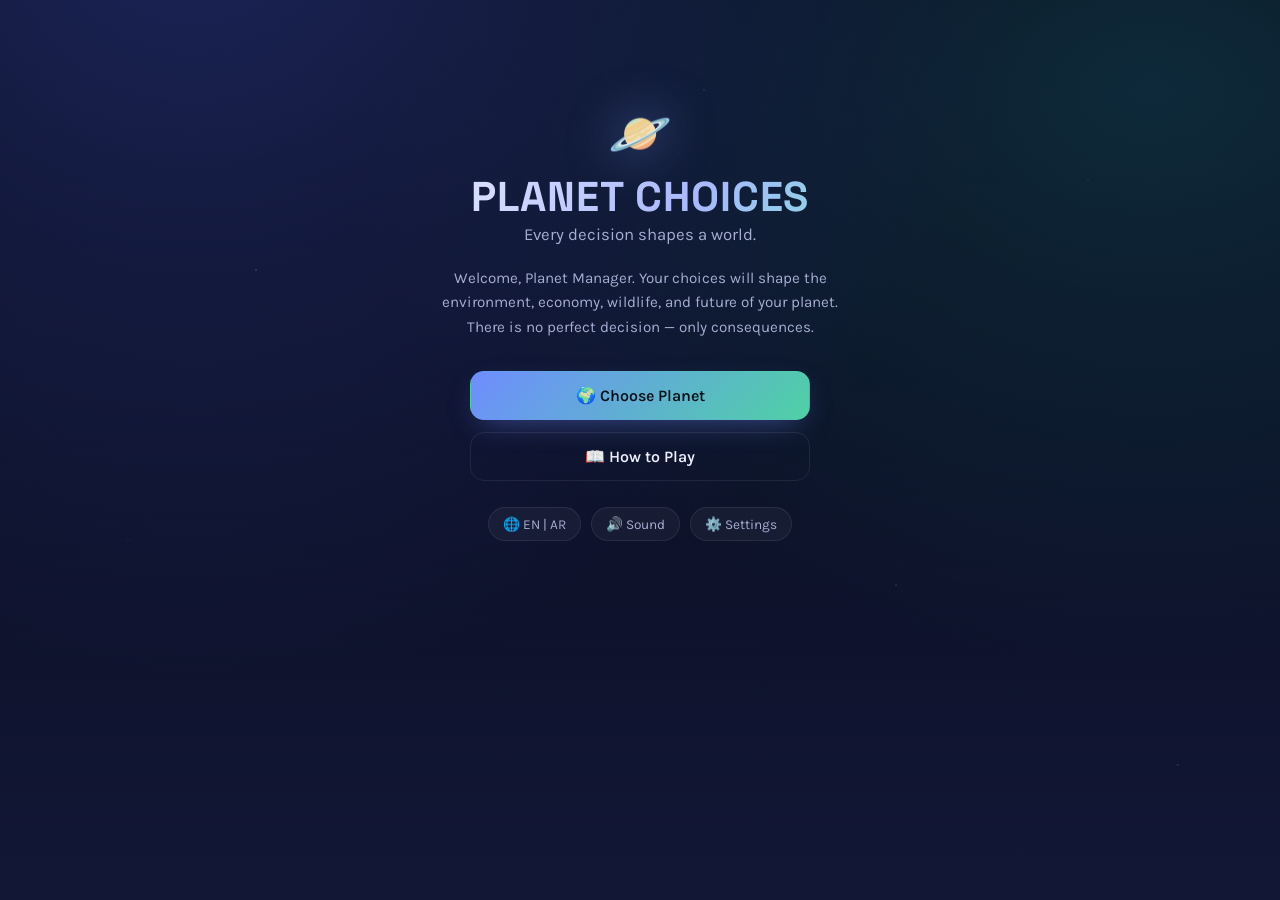
<file: index.html>
<!DOCTYPE html>
<html lang="en">
<head>
<meta charset="UTF-8">
<meta name="viewport" content="width=device-width, initial-scale=1.0">
<title>Planet Choices — Every decision shapes a world</title>
<link rel="icon" href="data:image/svg+xml,<svg xmlns=%22http://www.w3.org/2000/svg%22 viewBox=%220 0 100 100%22><text y=%22.9em%22 font-size=%2290%22>🪐</text></svg>">
<link rel="preconnect" href="https://fonts.googleapis.com">
<link rel="preconnect" href="https://fonts.gstatic.com" crossorigin>
<link href="https://fonts.googleapis.com/css2?family=Space+Grotesk:wght@400;500;600;700&family=Karla:wght@400;500;600;700&family=Tajawal:wght@400;500;700&display=swap" rel="stylesheet">
<link rel="stylesheet" href="style.css">
</head>
<body>

<div class="stars" aria-hidden="true"></div>

<main id="app">

  <!-- ================= MAIN MENU ================= -->
  <section class="screen active" id="screen-menu" data-screen>
    <div class="menu-wrap">
      <div class="menu-glyph" aria-hidden="true">🪐</div>
      <h1 class="title" data-i18n="menu.title">PLANET CHOICES</h1>
      <p class="subtitle" data-i18n="menu.subtitle">Every decision shapes a world.</p>
      <p class="menu-intro" data-i18n="menu.intro">Welcome, Planet Manager. Your choices will shape the environment, economy, wildlife, and future of your planet. There is no perfect decision — only consequences.</p>

      <div class="menu-actions">
        <button class="btn btn-primary" data-nav="planetSelect" data-i18n="menu.choosePlanet">🌍 Choose Planet</button>
        <button class="btn btn-ghost" data-nav="howToPlay" data-i18n="menu.howToPlay">📖 How to Play</button>
      </div>

      <div class="menu-toolbar">
        <button class="chip" id="lang-toggle" data-i18n="menu.lang">🌐 EN | AR</button>
        <button class="chip" id="sound-toggle" data-i18n-sound-on="menu.soundOn" data-i18n-sound-off="menu.soundOff">🔊 Sound</button>
        <button class="chip" data-nav="settings" data-i18n="menu.settings">⚙️ Settings</button>
      </div>
    </div>
  </section>

  <!-- ================= PLANET SELECTION ================= -->
  <section class="screen" id="screen-planetSelect" data-screen>
    <div class="panel">
      <button class="back-link" data-nav="menu" data-i18n="nav.back">← Back</button>
      <h2 class="section-title" data-i18n="planets.title">Choose your planet</h2>
      <div class="planet-grid" id="planet-grid"></div>
      <button class="btn btn-primary btn-wide" id="start-game-btn" disabled data-i18n="planets.start">Start Game</button>
    </div>
  </section>

  <!-- ================= HOW TO PLAY ================= -->
  <section class="screen" id="screen-howToPlay" data-screen>
    <div class="panel">
      <button class="back-link" data-nav="menu" data-i18n="nav.back">← Back</button>
      <h2 class="section-title" data-i18n="how.title">How to play</h2>
      <ol class="steps" id="how-steps"></ol>
      <button class="btn btn-primary btn-wide" data-nav="menu" data-i18n="how.cta">Let's begin 🌍</button>
    </div>
  </section>

  <!-- ================= INTRO BEFORE GAME ================= -->
  <section class="screen" id="screen-intro" data-screen>
    <div class="panel intro-panel">
      <p class="eyebrow" id="intro-planet-name"></p>
      <h2 class="section-title" data-i18n="intro.title">Your planet. Your choices.</h2>
      <p class="intro-copy" data-i18n="intro.p1">Your planet starts as a blank, fragile world.</p>
      <p class="intro-copy" data-i18n="intro.p2">Every decision you make will shape its future. Some choices will help your planet thrive. Others may create problems that won't appear until much later.</p>
      <p class="intro-copy intro-emph" data-i18n="intro.p3">There won't always be an obvious answer. Think carefully. The future is in your hands.</p>
      <button class="btn btn-primary btn-wide" id="enter-world-btn" data-i18n="intro.cta">Enter the World</button>
    </div>
  </section>

  <!-- ================= GAME SCREEN ================= -->
  <section class="screen" id="screen-game" data-screen>
    <div class="hud">
      <div class="hud-top">
        <span class="round-counter"><span id="round-current">1</span> / <span id="round-total">24</span></span>
        <span class="ozone-status" id="ozone-status">🟢 <span data-i18n="hud.ozoneStable">Ozone stable</span></span>
      </div>
      <div class="stat-bars" id="stat-bars"></div>
    </div>

    <div class="decision-card">
      <p class="category-tag" id="round-category"></p>
      <h2 class="situation" id="round-situation"></h2>

      <div class="choices" id="round-choices"></div>
    </div>

    <div class="consequence-overlay" id="consequence-overlay">
      <div class="consequence-box">
        <p class="consequence-title" id="consequence-title"></p>
        <p class="consequence-text" id="consequence-text"></p>
        <div class="fact-card" id="fact-card" hidden>
          <p class="fact-label" data-i18n="hud.didYouKnow">Did you know?</p>
          <p class="fact-text" id="fact-text"></p>
        </div>
        <button class="btn btn-primary btn-wide" id="continue-btn" data-i18n="hud.continue">Continue</button>
      </div>
    </div>
  </section>

  <!-- ================= RESULTS ================= -->
  <section class="screen" id="screen-results" data-screen>
    <div class="panel results-panel">
      <p class="eyebrow" id="results-planet-name"></p>
      <h2 class="section-title" id="results-headline" data-i18n="results.headline">Your planet's future</h2>
      <p class="results-ending" id="results-ending"></p>

      <div class="score-ring-wrap">
        <div class="score-ring" id="score-ring">
          <span class="score-number" id="score-number">0</span>
        </div>
        <p class="score-title" id="score-title"></p>
      </div>

      <div class="report" id="report-bars"></div>

      <div class="score-insight">
        <div class="insight-block">
          <p class="insight-label" data-i18n="results.strongest">Strongest area</p>
          <p class="insight-value" id="insight-strongest"></p>
        </div>
        <div class="insight-block">
          <p class="insight-label" data-i18n="results.attention">Needs attention</p>
          <p class="insight-value" id="insight-weakest"></p>
        </div>
      </div>

      <p class="replay-line" data-i18n="replay.message">Try again and make completely different decisions.</p>
      <div class="menu-actions">
        <button class="btn btn-primary" id="play-again-btn" data-i18n="replay.playAgain">🌍 Play Again</button>
        <button class="btn btn-ghost" id="choose-other-btn" data-i18n="replay.chooseOther">🪐 Choose Another Planet</button>
        <button class="btn btn-ghost" data-nav="menu" data-i18n="replay.mainMenu">🏠 Main Menu</button>
      </div>
    </div>
  </section>

  <!-- ================= SETTINGS ================= -->
  <section class="screen" id="screen-settings" data-screen>
    <div class="panel">
      <button class="back-link" data-nav="menu" data-i18n="nav.back">← Back</button>
      <h2 class="section-title" data-i18n="menu.settings">Settings</h2>

      <div class="setting-row">
        <span data-i18n="settings.language">Language</span>
        <div class="setting-control">
          <button class="pill-btn" id="settings-lang-en">English</button>
          <button class="pill-btn" id="settings-lang-ar">العربية</button>
        </div>
      </div>

      <div class="setting-row">
        <span data-i18n="settings.sound">Sound</span>
        <div class="setting-control">
          <button class="pill-btn" id="settings-sound-on">🔊 On</button>
          <button class="pill-btn" id="settings-sound-off">🔇 Off</button>
        </div>
      </div>

      <div class="setting-row">
        <span data-i18n="settings.animation">Animation</span>
        <div class="setting-control">
          <button class="pill-btn" id="settings-anim-full">✨ Full</button>
          <button class="pill-btn" id="settings-anim-reduced">🌙 Reduced</button>
        </div>
      </div>

      <div class="setting-row">
        <span data-i18n="settings.textSize">Text size</span>
        <div class="setting-control">
          <button class="pill-btn" id="text-a-minus">A−</button>
          <button class="pill-btn" id="text-a">A</button>
          <button class="pill-btn" id="text-a-plus">A+</button>
        </div>
      </div>

      <div class="setting-row setting-row-block">
        <span data-i18n="settings.accessibility">Accessibility</span>
        <label class="check-row"><input type="checkbox" id="high-contrast"> <span data-i18n="settings.highContrast">High contrast</span></label>
        <label class="check-row"><input type="checkbox" id="reduced-motion"> <span data-i18n="settings.reducedMotion">Reduced motion</span></label>
      </div>
    </div>
  </section>

</main>

<script src="script.js"></script>
</body>
</html>
</file>
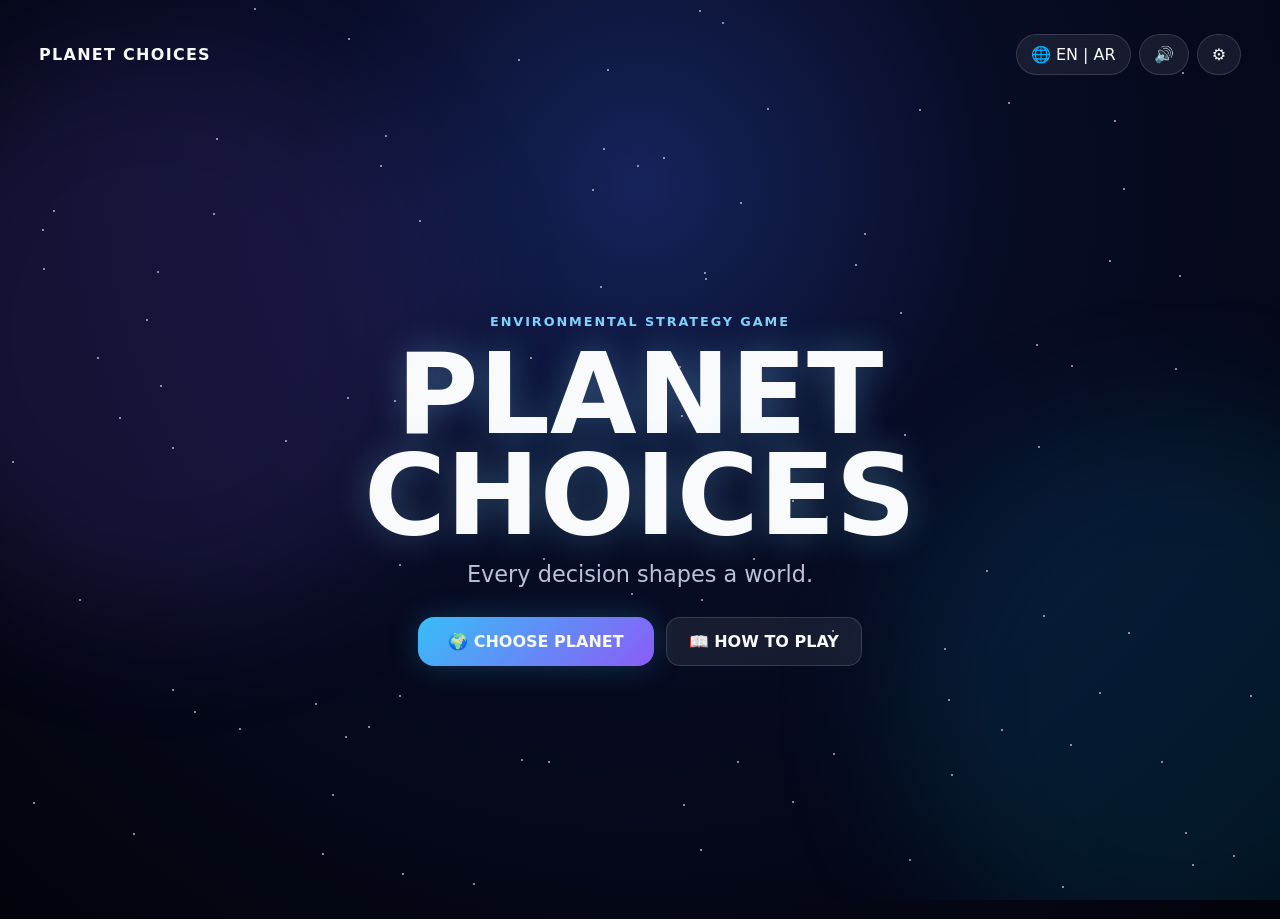
<file: planet_choices.html>
<!DOCTYPE html>
<html lang="en">
<head>
<meta charset="UTF-8">
<meta name="viewport" content="width=device-width, initial-scale=1.0">
<title>Planet Choices — Every decision shapes a world</title>
<style>
:root{
  --bg:#050816;--panel:rgba(15,23,42,.72);--line:rgba(255,255,255,.14);
  --text:#f8fafc;--muted:#b8c2d9;--accent:#7dd3fc;--good:#86efac;--warn:#facc15;--bad:#fb7185;
}
*{box-sizing:border-box} html{scroll-behavior:smooth}
body{margin:0;font-family:Inter,ui-sans-serif,system-ui,-apple-system,BlinkMacSystemFont,"Segoe UI",sans-serif;color:var(--text);background:radial-gradient(circle at 50% 20%,#16235b 0,#080d27 35%,#02030b 100%);min-height:100vh;overflow-x:hidden}
button{font:inherit;color:inherit;cursor:pointer}
button:focus-visible{outline:3px solid var(--accent);outline-offset:3px}
#space{position:fixed;inset:0;overflow:hidden;pointer-events:none;z-index:-1}
.star{position:absolute;width:2px;height:2px;background:#fff;border-radius:50%;opacity:.7;animation:twinkle 3s infinite ease-in-out}
.nebula{position:absolute;width:45vw;height:45vw;border-radius:50%;filter:blur(70px);opacity:.12;animation:drift 18s infinite alternate ease-in-out}
.n1{background:#8b5cf6;left:-10vw;top:5vh}.n2{background:#0ea5e9;right:-15vw;bottom:-10vh;animation-delay:-7s}
@keyframes twinkle{50%{opacity:.2;transform:scale(.6)}} @keyframes drift{to{transform:translate(8vw,-5vh) scale(1.15)}}
.app{max-width:1250px;margin:auto;padding:24px}
.topbar{display:flex;justify-content:space-between;align-items:center;gap:12px;position:sticky;top:0;z-index:20;padding:10px 0}
.logo{font-weight:900;letter-spacing:.08em}.controls{display:flex;gap:8px;flex-wrap:wrap}
.icon-btn,.pill-btn{border:1px solid var(--line);background:rgba(255,255,255,.07);padding:10px 14px;border-radius:999px;backdrop-filter:blur(12px)}
.screen{display:none;min-height:calc(100vh - 90px);align-items:center;justify-content:center;padding:50px 0}.screen.active{display:flex}
.hero{text-align:center;width:100%}.eyebrow{color:var(--accent);font-weight:800;letter-spacing:.15em;text-transform:uppercase;font-size:.8rem}
h1{font-size:clamp(3rem,9vw,7rem);line-height:.9;margin:15px 0;text-shadow:0 0 35px rgba(125,211,252,.3)}
h2{font-size:clamp(2rem,5vw,4rem);margin:0 0 12px} h3{margin:0 0 8px}
.subtitle{font-size:clamp(1.05rem,2vw,1.4rem);color:var(--muted);max-width:700px;margin:0 auto 30px}
.primary{border:0;padding:15px 30px;border-radius:16px;background:linear-gradient(135deg,#38bdf8,#8b5cf6);font-weight:900;box-shadow:0 0 30px rgba(56,189,248,.22);transition:.2s transform,.2s box-shadow}
.primary:hover{transform:translateY(-2px);box-shadow:0 0 45px rgba(139,92,246,.4)}
.secondary{border:1px solid var(--line);padding:13px 22px;border-radius:14px;background:rgba(255,255,255,.07);font-weight:800}
.menu-grid{display:flex;justify-content:center;gap:12px;flex-wrap:wrap;margin-top:15px}
.glass{background:var(--panel);border:1px solid var(--line);border-radius:26px;backdrop-filter:blur(18px);box-shadow:0 20px 60px rgba(0,0,0,.25)}
.panel{padding:30px;width:min(100%,900px)}
.carousel{display:flex;gap:28px;overflow-x:auto;scroll-snap-type:x mandatory;padding:35px 10px 25px;scrollbar-width:none}
.carousel::-webkit-scrollbar{display:none}
.planet-card{flex:0 0 190px;scroll-snap-align:center;text-align:center;border:1px solid transparent;background:transparent;border-radius:24px;padding:15px;transition:.3s}
.planet-card.selected{transform:scale(1.13);background:rgba(255,255,255,.06);border-color:rgba(125,211,252,.3)}
.planet{width:150px;height:150px;border-radius:50%;margin:auto;position:relative;overflow:hidden;box-shadow:inset -25px -20px 35px rgba(0,0,0,.55),0 0 30px rgba(255,255,255,.08);animation:rotate 16s linear infinite}
@keyframes rotate{to{transform:rotate(360deg)}} 
.earth{background:radial-gradient(circle at 35% 30%,#38bdf8 0 22%,#16a34a 23% 31%,#0ea5e9 32% 60%,#166534 61% 66%,#0b3b75 67%)}
.mars{background:radial-gradient(circle at 30% 25%,#fb923c,#9f3d22 55%,#4a1710)}
.jupiter{background:repeating-linear-gradient(10deg,#d6a77a 0 14px,#f1d2a8 14px 25px,#9a684e 25px 35px)}
.saturn{background:radial-gradient(circle at 35% 30%,#f8e7b0,#b38b5a 70%)}.saturn:after{content:"";position:absolute;inset:42% -35%;border:9px solid rgba(240,220,170,.55);border-radius:50%;transform:rotate(-18deg)}
.neptune{background:radial-gradient(circle at 35% 30%,#67e8f9,#155eaa 70%,#082f63)}.venus{background:radial-gradient(circle at 35% 25%,#ffe08a,#c77722 60%,#6e3210)}
.uranus{background:radial-gradient(circle at 35% 25%,#d9fbff,#5bb7c8 70%,#216b79)}.mercury{background:radial-gradient(circle at 30% 25%,#d6d3d1,#737373 60%,#292524)}
.planet-name{font-weight:900;margin-top:14px}.planet-desc{font-size:.84rem;color:var(--muted);min-height:42px;margin-top:5px}
.tutorial-list{display:grid;gap:12px;margin:25px 0}.tutorial-item{padding:17px;border:1px solid var(--line);border-radius:17px;background:rgba(255,255,255,.045)}
.tutorial-item b{display:block;margin-bottom:4px}.tutorial-item span{color:var(--muted)}
.game-wrap{width:100%}.game-head{display:flex;justify-content:space-between;gap:12px;align-items:center;flex-wrap:wrap;margin-bottom:20px}.progress{height:8px;background:rgba(255,255,255,.1);border-radius:99px;overflow:hidden}.progress>i{display:block;height:100%;background:linear-gradient(90deg,#38bdf8,#a78bfa);transition:.4s}
.game-grid{display:grid;grid-template-columns:1.05fr .95fr;gap:20px}.world{min-height:550px;display:flex;align-items:center;justify-content:center;position:relative;overflow:hidden}
.game-planet{width:min(62vw,430px);height:min(62vw,430px);max-width:430px;max-height:430px;transition:.7s;position:relative}
.game-planet.good{box-shadow:inset -45px -35px 60px rgba(0,0,0,.5),0 0 70px rgba(134,239,172,.22)}
.game-planet.bad{filter:saturate(.45) brightness(.7);box-shadow:inset -45px -35px 60px rgba(0,0,0,.7),0 0 60px rgba(251,113,133,.12)}
.orbit{position:absolute;inset:-8%;border:2px solid rgba(125,211,252,.22);border-radius:50%;animation:spin 20s linear infinite}.orbit:before{content:"";position:absolute;width:11px;height:11px;border-radius:50%;background:#fff;top:3%;left:50%;box-shadow:0 0 15px #fff}
@keyframes spin{to{transform:rotate(360deg)}}
.overlay-life{position:absolute;inset:0;pointer-events:none}.tree{position:absolute;font-size:28px;animation:bob 2s infinite ease-in-out}.t1{left:20%;bottom:23%}.t2{right:20%;bottom:30%}.flower{position:absolute;font-size:20px;bottom:18%;left:45%}.city{position:absolute;font-size:45px;bottom:18%;right:32%}.smoke{position:absolute;font-size:38px;top:24%;left:24%;opacity:.8;animation:smoke 3s infinite}.smoke2{right:20%;left:auto;top:35%}
@keyframes bob{50%{transform:translateY(-5px)}}@keyframes smoke{50%{transform:translateY(-15px);opacity:.25}}
.stats{padding:22px}.stat{margin:13px 0}.stat-top{display:flex;justify-content:space-between;font-size:.9rem;font-weight:800}.bar{height:10px;background:rgba(255,255,255,.1);border-radius:99px;overflow:hidden;margin-top:7px}.bar i{display:block;height:100%;background:linear-gradient(90deg,#38bdf8,#86efac);transition:.5s}.bar.pollution i{background:linear-gradient(90deg,#86efac,#fb7185)}
.decision{padding:26px}.round-label{color:var(--accent);font-weight:900;letter-spacing:.1em}.scenario{font-size:1.55rem;line-height:1.3;margin:10px 0 22px}.choices{display:grid;gap:13px}.choice{padding:20px;text-align:left;border:1px solid var(--line);background:rgba(255,255,255,.045);border-radius:18px;transition:.2s}.choice:hover{transform:translateY(-2px);background:rgba(255,255,255,.09);border-color:rgba(125,211,252,.4)}.choice strong{display:block;color:var(--accent);margin-bottom:6px}.feedback{margin-top:18px;padding:18px;border-radius:18px;border:1px solid var(--line);display:none}.feedback.show{display:block}.feedback.good{background:rgba(134,239,172,.08)}.feedback.bad{background:rgba(251,113,133,.08)}
.final{text-align:center}.score-grid{display:grid;grid-template-columns:repeat(2,1fr);gap:12px;margin:25px 0}.score-card{padding:18px;border:1px solid var(--line);border-radius:17px;background:rgba(255,255,255,.05)}.big-score{font-size:4rem;font-weight:1000;margin:5px 0}
.toast{position:fixed;left:50%;bottom:25px;transform:translate(-50%,20px);opacity:0;padding:13px 18px;border-radius:999px;background:#111827;border:1px solid var(--line);z-index:50;transition:.3s;pointer-events:none}.toast.show{opacity:1;transform:translate(-50%,0)}
.rtl{direction:rtl}.rtl .choice{text-align:right}.rtl .game-head{direction:rtl}
@media(max-width:850px){.game-grid{grid-template-columns:1fr}.world{min-height:430px}.game-planet{width:330px;height:330px}.panel{padding:22px}}
@media(max-width:520px){.app{padding:14px}.topbar{position:relative}.planet-card{flex-basis:170px}.planet{width:130px;height:130px}.game-planet{width:270px;height:270px}.score-grid{grid-template-columns:1fr}h1{font-size:3.5rem}.screen{padding:25px 0}}
</style>
</head>
<body>
<div id="space"><div class="nebula n1"></div><div class="nebula n2"></div></div>
<div class="app">
  <header class="topbar">
    <div class="logo">PLANET CHOICES</div>
    <div class="controls">
      <button class="icon-btn" id="langBtn">🌐 EN | AR</button>
      <button class="icon-btn" id="soundBtn">🔊</button>
      <button class="icon-btn" id="settingsBtn">⚙️</button>
    </div>
  </header>

  <main>
    <section id="home" class="screen active">
      <div class="hero">
        <div class="eyebrow">Environmental Strategy Game</div>
        <h1>PLANET<br>CHOICES</h1>
        <p class="subtitle" data-i18n="tagline">Every decision shapes a world.</p>
        <div class="menu-grid">
          <button class="primary" id="chooseBtn">🌍 CHOOSE PLANET</button>
          <button class="secondary" id="howBtn">📖 HOW TO PLAY</button>
        </div>
      </div>
    </section>

    <section id="choose" class="screen">
      <div class="panel glass">
        <div class="eyebrow">Choose your world</div>
        <h2>SELECT A PLANET</h2>
        <p class="subtitle" id="selectedDesc"></p>
        <div class="carousel" id="carousel"></div>
        <div style="text-align:center">
          <button class="primary" id="startBtn">START GAME</button>
        </div>
      </div>
    </section>

    <section id="tutorial" class="screen">
      <div class="panel glass">
        <div class="eyebrow">Before you begin</div><h2>HOW TO PLAY</h2>
        <div class="tutorial-list" id="tutorialList"></div>
        <div style="text-align:center"><button class="primary" id="beginBtn">LET'S BEGIN 🌍</button></div>
      </div>
    </section>

    <section id="game" class="screen">
      <div class="game-wrap">
        <div class="game-head">
          <div><div class="round-label" id="roundLabel"></div><div class="progress" style="width:min(420px,70vw)"><i id="progressBar"></i></div></div>
          <div class="pill-btn" id="ozoneStatus">🟢 OZONE STABLE</div>
        </div>
        <div class="game-grid">
          <div class="world glass">
            <div class="game-planet planet earth" id="gamePlanet"><div class="orbit"></div><div class="overlay-life" id="life"></div></div>
          </div>
          <div class="glass">
            <div class="stats" id="stats"></div>
            <div class="decision">
              <div class="round-label" id="scenarioTag">DECISION</div>
              <div class="scenario" id="scenario"></div>
              <div class="choices" id="choices"></div>
              <div class="feedback" id="feedback"></div>
            </div>
          </div>
        </div>
      </div>
    </section>

    <section id="final" class="screen">
      <div class="panel glass final">
        <div class="eyebrow">Your journey is complete</div>
        <h2 id="finalTitle">YOUR PLANET'S FUTURE</h2>
        <p class="subtitle" id="finalMessage"></p>
        <div class="big-score" id="overall"></div>
        <div class="score-grid" id="scoreGrid"></div>
        <h3 id="rating"></h3>
        <div class="menu-grid">
          <button class="primary" id="againBtn">PLAY AGAIN</button>
          <button class="secondary" id="anotherBtn">CHOOSE ANOTHER PLANET</button>
          <button class="secondary" id="menuBtn">MAIN MENU</button>
        </div>
      </div>
    </section>

    <section id="settings" class="screen">
      <div class="panel glass">
        <div class="eyebrow">Customize your experience</div><h2>SETTINGS</h2>
        <div class="tutorial-list">
          <div class="tutorial-item"><b>🔊 SOUND</b><span>Sound-ready interface. Use the top button to mute/unmute.</span></div>
          <div class="tutorial-item"><b>✨ ANIMATION</b><span>Animations are kept subtle so the game remains readable.</span></div>
          <div class="tutorial-item"><b>⌨️ ACCESSIBILITY</b><span>Buttons are keyboard-focusable and text labels do not rely only on color.</span></div>
        </div>
        <button class="secondary" id="settingsBack">BACK</button>
      </div>
    </section>
  </main>
</div>
<div class="toast" id="toast"></div>

<script>
const planets=[
 {name:"Earth",ar:"الأرض",class:"earth",desc:"An ocean-rich planet filled with life, ecosystems, and delicate environmental systems."},
 {name:"Mars",ar:"المريخ",class:"mars",desc:"A cold and barren world with enormous potential for transformation."},
 {name:"Jupiter",ar:"المشتري",class:"jupiter",desc:"A gigantic gas giant surrounded by powerful storms and endless atmosphere."},
 {name:"Saturn",ar:"زحل",class:"saturn",desc:"A magnificent ringed world with a mysterious and extreme environment."},
 {name:"Neptune",ar:"نبتون",class:"neptune",desc:"A distant blue world shaped by powerful winds and extreme conditions."},
 {name:"Venus",ar:"الزهرة",class:"venus",desc:"A scorching world where extreme atmospheric conditions make survival difficult."},
 {name:"Uranus",ar:"أورانوس",class:"uranus",desc:"An icy giant with a strange atmosphere and a world of unanswered questions."},
 {name:"Mercury",ar:"عطارد",class:"mercury",desc:"A small world of extreme temperatures, intense sunlight, and almost no atmosphere."}
];

const rounds=[
["ENERGY","Your planet needs more electricity. Demand is rising rapidly.",
["Build renewable energy sources such as solar and wind farms.","Build large fossil-fuel power plants because they can provide electricity quickly."],
["Renewable energy can reduce greenhouse-gas emissions and air pollution, although building new infrastructure requires time and resources.","Fossil fuels can provide reliable energy quickly, but burning them increases greenhouse-gas emissions and air pollution."],[4,0,3,2,2]],
["FOOD","Your population is growing. Your farms need to produce more food.",
["Expand farmland into nearby natural areas.","Invest in efficient farming and reduce food waste, even though the changes will take time."],
["More farmland can increase food production quickly, but converting natural habitats can reduce biodiversity.","Better efficiency and reduced waste can increase the amount of food available without requiring as much new farmland."],[2,0,4,0,3]],
["TRANSPORTATION","Your cities are becoming overcrowded. Traffic is getting worse.",
["Build more roads to make driving easier.","Invest in public transportation, cycling infrastructure, and walkable neighborhoods."],
["Additional roads can improve traffic flow in some areas, but increased car dependence can raise emissions and land use.","Public transportation and walkable communities can reduce dependence on private cars, although building them requires major investment."],[1,0,2,1,4]],
["WATER","Your planet is experiencing a water shortage.",
["Build new water-intensive industries to create jobs and economic growth.","Invest in water recycling, efficient irrigation, and conservation."],
["The new industries create jobs and economic activity, but they place additional pressure on limited water supplies.","Recycling and conservation reduce pressure on freshwater resources, although the systems require significant investment."],[1,0,2,1,3]],
["FORESTS","A large forest contains valuable resources.",
["Allow controlled development and resource extraction.","Protect the forest and restrict most development."],
["Resource extraction can provide materials, jobs, and revenue, but even controlled development can disturb habitats.","Protecting the forest preserves habitats and ecosystem services, but limits some short-term economic opportunities."],[0,0,4,1,1]],
["CITY EXPANSION","Your population needs more housing.",
["Expand the city outward into undeveloped land.","Build more housing within existing urban areas."],
["Expanding outward can create new housing quickly, but may consume natural habitats and increase travel distances.","Building within existing urban areas can reduce land consumption, but higher-density development requires careful planning."],[1,0,2,1,3]],
["WASTE","Your landfills are filling quickly.",
["Build a larger landfill outside the city.","Invest in recycling, composting, and waste reduction."],
["The new landfill solves the immediate capacity problem, but creates long-term waste-management challenges.","Reducing and recovering waste can conserve resources, but requires infrastructure and changes in behavior."],[1,0,4,1,3]],
["OCEANS","Plastic waste is accumulating near your coast.",
["Clean the beaches regularly.","Reduce plastic entering the environment at its source."],
["Cleanup removes existing pollution and protects coastal areas, but does not solve the source of the waste.","Preventing waste from entering the environment addresses the problem earlier, although changing production and consumption systems takes time."],[1,0,2,1,3]],
["TRANSPORT FUELS","Your planet needs to reduce transportation emissions.",
["Rapidly replace older vehicles with electric vehicles.","Improve public transportation while gradually changing the vehicle fleet."],
["Electric vehicles can reduce tailpipe emissions, but manufacturing vehicles and batteries still requires resources.","Better public transportation can reduce the number of vehicles needed, but infrastructure projects take years to complete."],[2,1,2,0,3]],
["AGRICULTURE","Farmers are facing declining soil quality.",
["Use more chemical inputs to maintain production.","Invest in crop rotation, healthier soils, and precision agriculture."],
["Additional inputs may protect production in the short term, but excessive use can create environmental pressures.","Improving soil management can strengthen long-term agricultural resilience, although benefits may take time to appear."],[1,0,3,1,4]],
["ECONOMY","Your economy is struggling. A large company offers thousands of jobs if you approve a new industrial zone.",
["Approve the project with limited environmental restrictions.","Approve it only under strict environmental standards."],
["The project could create jobs and economic activity quickly, but weaker safeguards increase environmental risks.","Stronger standards can reduce environmental risks, but may increase costs and slow the project's development."],[2,0,2,0,3]],
["FISHING","Fish populations are declining.",
["Increase fishing limits to support fishing communities.","Temporarily reduce fishing limits to allow populations to recover."],
["Higher catches can support communities in the short term, but continued pressure may reduce future fish populations.","Lower catches can help fish populations recover, but fishing communities may face short-term economic difficulties."],[1,0,4,1,1]],
["ENERGY STORAGE","Renewable energy production changes throughout the day.",
["Build large batteries to store excess energy.","Keep more conventional power plants available for periods of high demand."],
["Storage can help balance renewable energy, but batteries require materials, manufacturing, and responsible recycling.","Conventional backup can provide reliability during shortages, but continued fossil-fuel use can increase emissions."],[3,0,2,0,2]],
["DEVELOPMENT","A new region could become a major economic center.",
["Develop it rapidly before competitors do.","Develop it gradually while protecting important ecosystems."],
["Rapid development can accelerate jobs and infrastructure, but environmental impacts may become difficult to reverse.","Gradual development allows more environmental planning, but economic growth may happen more slowly."],[2,0,3,0,2]],
["FARM WATER","Farmers need more water during a drought.",
["Divert more water toward agriculture.","Reduce water use through efficient irrigation and drought-resistant crops."],
["Additional water can protect crops in the short term but may place greater pressure on rivers and reservoirs.","Efficient irrigation and resilient crops can reduce future water demand, although changing farming practices takes time."],[1,0,4,1,2]],
["CLIMATE ADAPTATION","Your coastal city is increasingly vulnerable to flooding.",
["Build large seawalls around the most vulnerable areas.","Move some development away from high-risk areas and restore natural coastal barriers."],
["Seawalls can protect developed areas, but they are expensive and may alter coastal ecosystems.","Wetlands and natural coastal systems can reduce some risks while supporting biodiversity, but relocation can be socially and economically difficult."],[2,0,2,1,3]],
["MINING","Your planet has a valuable mineral needed for new technology.",
["Open the mine quickly to accelerate technological development.","Require extensive environmental planning before mining begins."],
["Faster mining can increase access to important materials and create jobs, but environmental impacts may be harder to control.","Stronger planning can reduce environmental risks, but delays may increase costs and slow access to the resource."],[2,0,2,0,3]],
["FOREST FIRE","A massive forest fire has destroyed part of an ecosystem.",
["Clear the damaged area and rebuild it quickly.","Allow parts of the ecosystem to recover naturally while restoring critical areas."],
["Replanting can restore vegetation quickly, but ecosystems may recover differently depending on local conditions.","Natural recovery can support ecological processes, while targeted restoration can help areas that struggle to recover."],[2,0,3,1,3]],
["TECHNOLOGY","Your scientists develop a technology that could greatly reduce pollution. It is expensive.",
["Spend heavily to deploy it immediately.","Run smaller trials first and expand the technology gradually."],
["Fast deployment could produce environmental benefits sooner, but large investments carry financial and technological risks.","Testing reduces uncertainty and can improve the technology, but environmental benefits may take longer to reach a large scale."],[3,0,2,0,2]],
["POPULATION","Your cities are growing rapidly.",
["Build infrastructure as quickly as possible to keep up with population growth.","Slow expansion and prioritize long-term urban planning."],
["Rapid infrastructure development can meet immediate needs, but poorly planned growth can create long-term environmental pressures.","Careful planning can create more efficient cities, but current infrastructure shortages may take longer to solve."],[2,0,3,1,3]],
["ENERGY SHORTAGE","Your planet faces an energy shortage. You can only fully fund one project.",
["Build a large clean-energy project that will take years to complete.","Build a smaller conventional power plant that can operate within months."],
["The project could provide cleaner energy for decades, but your planet must manage the short-term energy gap.","The project solves the immediate shortage, but its environmental costs may continue for years."],[4,0,2,0,3]],
["FOREST DECISION","A forest sits beneath a region containing valuable minerals. Mining could provide thousands of jobs.",
["Allow mining with environmental safeguards and restoration requirements.","Protect the forest and search for alternative sources of the minerals."],
["Strong safeguards can reduce some environmental damage while allowing economic benefits, but restoration cannot always replace an original ecosystem.","Protecting the forest preserves biodiversity, but the planet may need to find another way to obtain the resources and jobs."],[2,0,4,1,1]],
["PLANET FUTURE","Your planet has limited resources. You must choose where to invest for the next 20 years.",
["Prioritize rapid economic growth and infrastructure.","Prioritize resilience, environmental protection, and sustainable infrastructure."],
["Rapid development can improve living standards and expand economic opportunities, but resource consumption may increase.","Sustainable infrastructure can reduce future environmental pressures, but some benefits may take decades to appear."],[2,0,3,1,3]],
["FINAL DECISION","Your planet has one final challenge. You have enough resources to make one major investment.",
["Create a massive global infrastructure program focused on economic expansion.","Create a long-term planetary restoration and sustainability program."],
["Economic expansion can create jobs, infrastructure, and new opportunities. Its long-term environmental impact depends on how that growth is managed.","Restoration can strengthen ecosystems and resilience, but requires long-term commitment and significant resources."],[2,0,4,1,3]]
];

let state={planet:0,round:0,health:40,ozone:60,biodiversity:30,pollution:20,quality:40,sustainability:40,good:0,bad:0,lang:"en",sound:true};
const $=id=>document.getElementById(id);
function show(id){document.querySelectorAll(".screen").forEach(s=>s.classList.remove("active"));$(id).classList.add("active");window.scrollTo(0,0)}
function toast(t){$("toast").textContent=t;$("toast").classList.add("show");setTimeout(()=>$("toast").classList.remove("show"),1800)}
function renderStars(){for(let i=0;i<100;i++){let s=document.createElement("i");s.className="star";s.style.left=Math.random()*100+"%";s.style.top=Math.random()*100+"%";s.style.animationDelay=Math.random()*3+"s";$("space").appendChild(s)}}
function renderPlanets(){
 const c=$("carousel");c.innerHTML="";
 planets.forEach((p,i)=>{let d=document.createElement("button");d.className="planet-card"+(i===state.planet?" selected":"");d.innerHTML=`<div class="planet ${p.class}"></div><div class="planet-name">${state.lang==="ar"?p.ar:p.name}</div><div class="planet-desc">${p.desc}</div>`;d.onclick=()=>{state.planet=i;renderPlanets();updateSelected()};c.appendChild(d)});
 updateSelected();
}
function updateSelected(){let p=planets[state.planet];$("selectedDesc").textContent=p.desc}
function renderTutorial(){
 const en=[
 ["01 — START WITH A BLANK WORLD","Your planet begins in a neutral state. Its future has not been decided yet."],
 ["02 — MAKE DECISIONS","Each round presents you with a situation and two possible choices."],
 ["03 — THINK BEYOND THE PRESENT","Some decisions may provide immediate benefits but create long-term problems."],
 ["04 — WATCH YOUR PLANET CHANGE","Your decisions affect pollution, biodiversity, quality of life, vegetation, cities, and wildlife."],
 ["05 — PROTECT THE OZONE LAYER","The atmosphere is part of your planet's health. Repeated harmful decisions can weaken its protective systems."],
 ["06 — BUILD THE FUTURE","Your goal isn't simply to make the planet green. It's to create a world where people, nature, and resources can coexist."]
 ];
 $("tutorialList").innerHTML=en.map(x=>`<div class="tutorial-item"><b>${x[0]}</b><span>${x[1]}</span></div>`).join("");
}
function reset(){state={...state,round:0,health:40,ozone:60,biodiversity:30,pollution:20,quality:40,sustainability:40,good:0,bad:0}}
function start(){reset();show("game");renderRound()}
function renderStats(){
 const data=[["PLANET HEALTH",state.health],["OZONE LAYER",state.ozone],["BIODIVERSITY",state.biodiversity],["POLLUTION",state.pollution],["QUALITY OF LIFE",state.quality]];
 $("stats").innerHTML=data.map((x,i)=>`<div class="stat"><div class="stat-top"><span>${x[0]}</span><span>${Math.round(x[1])}%</span></div><div class="bar ${i===3?"pollution":""}"><i style="width:${Math.max(0,Math.min(100,x[1]))}%"></i></div></div>`).join("");
}
function renderPlanet(){
 let p=planets[state.planet];$("gamePlanet").className="game-planet planet "+p.class+(state.good>=state.bad?" good":" bad");
 let life="";
 if(state.good>=3)life+=`<span class="tree t1">🌳</span>`;
 if(state.good>=5)life+=`<span class="tree t2">🌲</span><span class="flower">🌸</span>`;
 if(state.good>=8)life+=`<span class="city">🏙️</span>`;
 if(state.good>=10)life+=`<span class="flower" style="left:65%">🌼</span><span class="tree" style="left:70%;bottom:20%">🐦</span>`;
 if(state.bad>=3)life+=`<span class="smoke">☁️</span>`;
 if(state.bad>=6)life+=`<span class="smoke smoke2">💨</span>`;
 $("life").innerHTML=life;
 let o=state.ozone>=70?"🟢 OZONE HEALTHY":state.ozone>=40?"🟡 OZONE WEAKENING":"🔴 OZONE SEVERELY DAMAGED";$("ozoneStatus").textContent=o;
}
function renderRound(){
 if(state.round>=rounds.length){finish();return}
 let r=rounds[state.round], opts=[{text:r[2][0],idx:0},{text:r[2][1],idx:1}];
 if(Math.random()<.5)opts.reverse();
 $("roundLabel").textContent=`ROUND ${String(state.round+1).padStart(2,"0")} / ${rounds.length}`;
 $("progressBar").style.width=((state.round)/rounds.length*100)+"%";
 $("scenarioTag").textContent=r[0];
 $("scenario").textContent=r[1];
 $("feedback").className="feedback";$("feedback").innerHTML="";
 $("choices").innerHTML=opts.map(o=>`<button class="choice" data-i="${o.idx}"><strong>OPTION ${o.idx===0?"A":"B"}</strong>${o.text}</button>`).join("");
 document.querySelectorAll(".choice").forEach(b=>b.onclick=()=>choose(+b.dataset.i));
 renderStats();renderPlanet();
}
function choose(i){
 let r=rounds[state.round], beneficial=(r[3][0]!==r[3][2] && i===0); 
 // The content deliberately treats the second option as the more environmentally protective
 // choice for the supplied scenarios when their consequence pattern indicates it.
 const goodChoice = i===1;
 let delta=r[3];
 if(goodChoice){state.good++;state.health+=delta[0];state.ozone+=delta[1];state.biodiversity+=delta[2];state.pollution-=delta[3];state.quality+=delta[4];state.sustainability+=3}
 else{state.bad++;state.health-=Math.max(1,delta[0]-2);state.ozone-=Math.max(1,delta[1]+3);state.biodiversity-=Math.max(1,delta[2]-1);state.pollution+=Math.max(1,delta[3]+3);state.quality-=Math.max(0,2-delta[4]);state.sustainability-=2}
 for(let k of ["health","ozone","biodiversity","pollution","quality","sustainability"])state[k]=Math.max(0,Math.min(100,state[k]));
 const f=$("feedback");f.className="feedback show "+(goodChoice?"good":"bad");f.innerHTML=`<strong>${goodChoice?"🌱 ENVIRONMENTAL BENEFIT":"⚠️ CONSEQUENCE"}</strong><p>${r[4][i]}</p><button class="secondary" id="nextBtn">CONTINUE →</button>`;
 $("choices").querySelectorAll("button").forEach(b=>b.disabled=true);
 $("nextBtn").onclick=()=>{state.round++;renderRound()};
 renderStats();renderPlanet();
}
function finish(){
 let overall=Math.round((state.health+state.ozone+state.biodiversity+(100-state.pollution)+state.quality+state.sustainability)/6);
 $("overall").textContent=overall+" / 100";
 $("finalTitle").textContent=overall>=70?"🌍 A THRIVING WORLD":overall>=45?"🌍 A WORLD AT A CROSSROADS":"🌍 A PLANET IN CRISIS";
 $("finalMessage").textContent=overall>=70?"Your decisions helped create a healthier and more sustainable planet. Ecosystems are recovering, communities are developing, and environmental systems remain resilient.":overall>=45?"Your planet survived, but important challenges remain. Some systems are improving while others still require attention.":"Your decisions placed significant pressure on the planet's ecosystems and environmental systems. The future will require major changes.";
 $("scoreGrid").innerHTML=[["PLANET HEALTH",state.health],["OZONE PROTECTION",state.ozone],["BIODIVERSITY",state.biodiversity],["POLLUTION CONTROL",100-state.pollution],["QUALITY OF LIFE",state.quality],["SUSTAINABILITY",state.sustainability]].map(x=>`<div class="score-card"><b>${x[0]}</b><div style="font-size:1.7rem;margin-top:7px">${Math.round(x[1])}%</div></div>`).join("");
 $("rating").textContent=overall>=85?"🌱 PLANET STEWARD":overall>=70?"🌿 ECO LEADER":overall>=55?"⚖️ BALANCED DECISION MAKER":"⚠️ PLANET IN DANGER";
 show("final");
}
function toggleLang(){
 state.lang=state.lang==="en"?"ar":"en";document.body.classList.toggle("rtl",state.lang==="ar");
 $("langBtn").textContent=state.lang==="ar"?"🌐 العربية | EN":"🌐 EN | AR";
 if(state.lang==="ar"){ $("chooseBtn").textContent="🌍 اختر كوكبًا";$("howBtn").textContent="📖 كيفية اللعب";$("startBtn").textContent="ابدأ اللعبة";$("beginBtn").textContent="لنبدأ 🌍"; }
 else{$("chooseBtn").textContent="🌍 CHOOSE PLANET";$("howBtn").textContent="📖 HOW TO PLAY";$("startBtn").textContent="START GAME";$("beginBtn").textContent="LET'S BEGIN 🌍";}
 renderPlanets();
}
renderStars();renderPlanets();renderTutorial();

$("chooseBtn").onclick=()=>show("choose");
$("howBtn").onclick=()=>show("tutorial");
$("startBtn").onclick=start;
$("beginBtn").onclick=start;
$("langBtn").onclick=toggleLang;
$("soundBtn").onclick=()=>{state.sound=!state.sound;$("soundBtn").textContent=state.sound?"🔊":"🔇";toast(state.sound?"Sound enabled":"Sound muted")};
$("settingsBtn").onclick=()=>show("settings");
$("settingsBack").onclick=()=>show("home");
$("againBtn").onclick=start;
$("anotherBtn").onclick=()=>{renderPlanets();show("choose")};
$("menuBtn").onclick=()=>show("home");
</script>
</body>
</html>
</file>
<file: style.css>
/* ============ TOKENS ============ */
:root{
  --bg-0: #060814;
  --bg-1: #0b0f24;
  --bg-2: #121736;
  --panel: #131a3a;
  --panel-line: rgba(255,255,255,0.08);
  --ink: #eef0fb;
  --ink-dim: #a7add0;
  --ink-faint: #6d729a;

  --accent-health: #4fd1a5;   /* planet health / biodiversity green-teal */
  --accent-ozone: #7c9cff;    /* ozone blue-violet */
  --accent-bio: #7fe08a;      /* biodiversity green */
  --accent-pollution: #ff8a5c; /* pollution amber-coral */
  --accent-quality: #f5c451;  /* quality of life gold */

  --good: #4fd1a5;
  --warn: #f5c451;
  --bad: #ff6b6b;

  --radius-l: 20px;
  --radius-m: 14px;
  --radius-s: 9px;

  --font-display: 'Space Grotesk', 'Segoe UI', sans-serif;
  --font-body: 'Karla', 'Segoe UI', sans-serif;
  --font-ar: 'Tajawal', 'Segoe UI', sans-serif;

  --text-scale: 1;
  --dur: 0.35s;
}

html[data-lang="ar"] body{
  direction: rtl;
  font-family: var(--font-ar);
}

*{ box-sizing: border-box; }

html{ font-size: calc(16px * var(--text-scale)); }

body{
  margin:0;
  min-height:100vh;
  background:
    radial-gradient(ellipse at 15% -10%, #1c2559 0%, transparent 55%),
    radial-gradient(ellipse at 90% 10%, #0e2a3a 0%, transparent 50%),
    linear-gradient(180deg, var(--bg-0), var(--bg-1) 40%, var(--bg-2));
  color: var(--ink);
  font-family: var(--font-body);
  position: relative;
  overflow-x: hidden;
}

body.reduced-motion *{
  animation-duration: 0.001s !important;
  transition-duration: 0.001s !important;
}

body.high-contrast{
  --bg-0:#000; --bg-1:#000; --bg-2:#050505;
  --panel:#0a0a0a; --panel-line: rgba(255,255,255,0.35);
  --ink:#ffffff; --ink-dim:#d8d8d8; --ink-faint:#aaaaaa;
}

/* starfield */
.stars{
  position: fixed; inset:0; z-index:0; pointer-events:none;
  background-image:
    radial-gradient(1.5px 1.5px at 20% 30%, #ffffff55, transparent),
    radial-gradient(1.5px 1.5px at 70% 65%, #ffffff40, transparent),
    radial-gradient(1px 1px at 40% 80%, #ffffff35, transparent),
    radial-gradient(1px 1px at 85% 20%, #ffffff45, transparent),
    radial-gradient(1.5px 1.5px at 55% 10%, #ffffff35, transparent),
    radial-gradient(1px 1px at 10% 60%, #ffffff30, transparent),
    radial-gradient(1.5px 1.5px at 92% 85%, #ffffff40, transparent);
  background-size: 100% 100%;
  opacity: 0.6;
}

#app{ position: relative; z-index:1; }

/* ============ SCREENS ============ */
.screen{
  display:none;
  min-height: 100vh;
  padding: 32px 20px 60px;
  align-items: flex-start;
  justify-content: center;
}
.screen.active{ display:flex; }

/* ============ MENU ============ */
.menu-wrap{
  max-width: 520px;
  width:100%;
  text-align:center;
  padding-top: 8vh;
}
.menu-glyph{ font-size: 3.2rem; margin-bottom: 4px; filter: drop-shadow(0 0 24px rgba(124,156,255,0.5)); }
.title{
  font-family: var(--font-display);
  font-size: 2.6rem;
  letter-spacing: 0.02em;
  margin: 6px 0 2px;
  background: linear-gradient(120deg, #eef0fb, #a9b8ff 60%, #7fe0d6);
  -webkit-background-clip: text;
  background-clip: text;
  color: transparent;
}
.subtitle{
  font-size: 1.05rem;
  color: var(--ink-dim);
  margin: 0 0 22px;
}
.menu-intro{
  color: var(--ink-dim);
  font-size: 0.95rem;
  line-height: 1.6;
  max-width: 420px;
  margin: 0 auto 32px;
}
.menu-actions{
  display:flex; flex-direction:column; gap:12px;
  max-width: 340px; margin: 0 auto;
}
.menu-toolbar{
  display:flex; justify-content:center; gap:10px; margin-top: 26px; flex-wrap: wrap;
}

/* ============ BUTTONS ============ */
.btn{
  font-family: var(--font-body);
  font-size: 1rem;
  font-weight: 600;
  padding: 14px 20px;
  border-radius: var(--radius-m);
  border: 1px solid transparent;
  cursor: pointer;
  transition: transform var(--dur) ease, box-shadow var(--dur) ease, opacity var(--dur) ease;
}
.btn:active{ transform: scale(0.98); }
.btn-primary{
  background: linear-gradient(135deg, #6f8dff, #4fd1a5);
  color: #071019;
  box-shadow: 0 10px 30px -12px rgba(111,141,255,0.55);
}
.btn-primary:hover{ box-shadow: 0 14px 36px -10px rgba(111,141,255,0.7); }
.btn-primary:disabled{ opacity:0.4; cursor:not-allowed; box-shadow:none; }
.btn-ghost{
  background: transparent;
  color: var(--ink);
  border-color: var(--panel-line);
}
.btn-ghost:hover{ border-color: rgba(255,255,255,0.3); background: rgba(255,255,255,0.03); }
.btn-wide{ width:100%; }

.chip{
  font-family: var(--font-body);
  font-size: 0.85rem;
  color: var(--ink-dim);
  background: rgba(255,255,255,0.04);
  border: 1px solid var(--panel-line);
  padding: 8px 14px;
  border-radius: 999px;
  cursor:pointer;
}
.chip:hover{ color: var(--ink); border-color: rgba(255,255,255,0.25); }

.back-link{
  background:none; border:none; color: var(--ink-dim);
  font-family: var(--font-body); font-size: 0.9rem; cursor:pointer;
  padding: 4px 0 18px; display:block;
}
.back-link:hover{ color: var(--ink); }

/* ============ PANEL ============ */
.panel{
  max-width: 640px;
  width:100%;
  background: var(--panel);
  border: 1px solid var(--panel-line);
  border-radius: var(--radius-l);
  padding: 28px 26px 32px;
  margin-top: 3vh;
}
.section-title{
  font-family: var(--font-display);
  font-size: 1.5rem;
  margin: 0 0 18px;
}
.eyebrow{
  color: var(--accent-ozone);
  font-size: 0.85rem;
  font-weight: 600;
  margin: 0 0 6px;
}

/* ============ PLANETS ============ */
.planet-grid{
  display:grid;
  grid-template-columns: repeat(2, 1fr);
  gap: 12px;
  margin-bottom: 22px;
}
@media (max-width: 480px){ .planet-grid{ grid-template-columns: 1fr; } }

.planet-card{
  text-align: start;
  background: rgba(255,255,255,0.03);
  border: 1.5px solid var(--panel-line);
  border-radius: var(--radius-m);
  padding: 14px 16px;
  cursor: pointer;
  transition: border-color var(--dur), background var(--dur), transform var(--dur);
  color: var(--ink);
  font-family: var(--font-body);
}
.planet-card:hover{ background: rgba(255,255,255,0.06); transform: translateY(-2px); }
.planet-card.selected{
  border-color: var(--accent-ozone);
  background: rgba(124,156,255,0.1);
  box-shadow: 0 0 0 1px var(--accent-ozone) inset;
}
.planet-symbol{ font-size: 1.6rem; }
.planet-name{ font-family: var(--font-display); font-weight:600; margin: 4px 0 2px; font-size: 1.02rem; }
.planet-desc{ color: var(--ink-dim); font-size: 0.83rem; line-height: 1.4; }

/* ============ HOW TO PLAY ============ */
.steps{ list-style:none; margin:0 0 24px; padding:0; counter-reset: step; }
.steps li{
  counter-increment: step;
  display:grid; grid-template-columns: 34px 1fr; gap: 12px;
  padding: 14px 0;
  border-bottom: 1px solid var(--panel-line);
}
.steps li:last-child{ border-bottom:none; }
.steps li::before{
  content: counter(step, decimal-leading-zero);
  font-family: var(--font-display);
  color: var(--accent-ozone);
  font-size: 0.95rem;
  font-weight: 700;
}
.step-title{ font-weight:700; margin: 0 0 3px; font-size: 0.98rem; }
.step-body{ color: var(--ink-dim); margin:0; font-size: 0.9rem; line-height: 1.5; }

/* ============ INTRO ============ */
.intro-panel{ text-align:center; }
.intro-copy{ color: var(--ink-dim); line-height:1.65; margin: 0 0 14px; font-size: 0.98rem; }
.intro-emph{ color: var(--ink); font-weight:600; }
.intro-panel .btn{ margin-top: 12px; }

/* ============ HUD / GAME ============ */
.hud{
  max-width: 720px; width:100%;
  margin: 0 auto 18px;
  position: sticky; top: 0; z-index: 5;
  background: rgba(6,8,20,0.85);
  backdrop-filter: blur(6px);
  border-radius: var(--radius-m);
  padding: 14px 16px;
  border: 1px solid var(--panel-line);
}
.hud-top{
  display:flex; justify-content:space-between; align-items:center;
  font-family: var(--font-display);
  font-size: 0.95rem;
  margin-bottom: 10px;
}
.round-counter{ color: var(--ink); }
.ozone-status{ color: var(--ink-dim); font-family: var(--font-body); font-size: 0.85rem; }

.stat-bars{ display:flex; flex-direction:column; gap:8px; }
.stat-row{ display:grid; grid-template-columns: 110px 1fr 40px; align-items:center; gap:8px; }
.stat-label{ font-size: 0.75rem; color: var(--ink-dim); }
.stat-track{ height:7px; background: rgba(255,255,255,0.07); border-radius:6px; overflow:hidden; }
.stat-fill{ height:100%; border-radius:6px; transition: width var(--dur) ease; }
.stat-value{ font-size: 0.72rem; color: var(--ink-faint); text-align: end; }

@media (max-width: 480px){
  .stat-row{ grid-template-columns: 84px 1fr 32px; }
}

.decision-card{
  max-width: 720px; width:100%; margin: 0 auto;
  background: var(--panel);
  border: 1px solid var(--panel-line);
  border-radius: var(--radius-l);
  padding: 26px 24px 28px;
}
.category-tag{
  color: var(--accent-quality);
  font-size: 0.8rem;
  font-weight: 700;
  margin: 0 0 8px;
  text-transform: uppercase;
  letter-spacing: 0.04em;
}
.situation{
  font-family: var(--font-display);
  font-size: 1.3rem;
  line-height: 1.4;
  margin: 0 0 22px;
}

.choices{ display:grid; gap: 14px; }
@media (min-width: 620px){ .choices{ grid-template-columns: 1fr 1fr; } }

.choice-btn{
  text-align: start;
  background: rgba(255,255,255,0.03);
  border: 1.5px solid var(--panel-line);
  border-radius: var(--radius-m);
  padding: 16px 16px 18px;
  cursor:pointer;
  color: var(--ink);
  font-family: var(--font-body);
  transition: border-color var(--dur), background var(--dur), transform var(--dur);
  display:flex; flex-direction:column; gap:8px;
}
.choice-btn:hover{ background: rgba(255,255,255,0.06); border-color: rgba(255,255,255,0.25); transform: translateY(-2px); }
.choice-letter{
  width: 26px; height:26px; border-radius:50%;
  background: rgba(255,255,255,0.08);
  display:flex; align-items:center; justify-content:center;
  font-family: var(--font-display); font-weight:700; font-size:0.85rem;
}
.choice-text{ font-size: 0.95rem; line-height: 1.45; }

/* ============ CONSEQUENCE OVERLAY ============ */
.consequence-overlay{
  position: fixed; inset:0; z-index: 50;
  background: rgba(4,6,16,0.72);
  backdrop-filter: blur(3px);
  display:none;
  align-items:center; justify-content:center;
  padding: 20px;
}
.consequence-overlay.active{ display:flex; }
.consequence-box{
  max-width: 460px; width:100%;
  background: var(--panel);
  border: 1px solid var(--panel-line);
  border-radius: var(--radius-l);
  padding: 26px 24px;
  animation: rise var(--dur) ease;
}
@keyframes rise{ from{ opacity:0; transform: translateY(10px);} to{opacity:1; transform:none;} }
.consequence-title{
  font-family: var(--font-display);
  font-size: 1.1rem;
  margin: 0 0 10px;
}
.consequence-text{ color: var(--ink-dim); line-height:1.6; margin: 0 0 18px; font-size: 0.95rem; }
.fact-card{
  background: rgba(124,156,255,0.08);
  border: 1px solid rgba(124,156,255,0.25);
  border-radius: var(--radius-s);
  padding: 12px 14px;
  margin-bottom: 18px;
}
.fact-label{ color: var(--accent-ozone); font-weight:700; font-size:0.78rem; margin:0 0 4px; }
.fact-text{ color: var(--ink-dim); font-size: 0.85rem; line-height:1.5; margin:0; }

/* ============ RESULTS ============ */
.results-panel{ text-align:center; max-width: 620px; }
.results-ending{ color: var(--ink-dim); line-height:1.6; margin: 0 0 24px; }
.score-ring-wrap{ display:flex; flex-direction:column; align-items:center; margin-bottom: 26px; }
.score-ring{
  width: 150px; height:150px; border-radius:50%;
  display:flex; align-items:center; justify-content:center;
  background: conic-gradient(var(--accent-health) calc(var(--pct,0) * 1%), rgba(255,255,255,0.08) 0);
  position: relative;
}
.score-ring::before{
  content:""; position:absolute; inset:10px; border-radius:50%;
  background: var(--panel);
}
.score-number{
  position: relative; z-index:1;
  font-family: var(--font-display); font-size: 2rem; font-weight:700;
}
.score-title{ margin-top: 12px; font-weight:700; font-family: var(--font-display); }

.report{ display:flex; flex-direction:column; gap:10px; margin-bottom: 24px; text-align: start; }

.score-insight{
  display:grid; grid-template-columns: 1fr 1fr; gap: 14px;
  margin-bottom: 26px;
}
@media (max-width: 480px){ .score-insight{ grid-template-columns: 1fr; } }
.insight-block{
  background: rgba(255,255,255,0.03);
  border: 1px solid var(--panel-line);
  border-radius: var(--radius-m);
  padding: 14px;
  text-align: start;
}
.insight-label{ font-size: 0.75rem; color: var(--ink-faint); margin: 0 0 4px; text-transform: uppercase; letter-spacing: 0.03em; }
.insight-value{ font-weight: 700; margin:0; }

.replay-line{ color: var(--ink-faint); font-size: 0.85rem; margin-bottom: 18px; }

/* ============ SETTINGS ============ */
.setting-row{
  display:flex; justify-content:space-between; align-items:center;
  padding: 14px 0; border-bottom: 1px solid var(--panel-line);
  font-size: 0.95rem;
}
.setting-row-block{ flex-direction:column; align-items: flex-start; gap: 10px; }
.setting-control{ display:flex; gap:8px; }
.pill-btn{
  background: rgba(255,255,255,0.04);
  border: 1px solid var(--panel-line);
  color: var(--ink-dim);
  padding: 7px 14px;
  border-radius: 999px;
  cursor:pointer;
  font-family: var(--font-body);
  font-size: 0.85rem;
}
.pill-btn.active{ color: #071019; background: var(--accent-ozone); border-color: var(--accent-ozone); font-weight:700; }
.check-row{ display:flex; align-items:center; gap:8px; color: var(--ink-dim); font-size: 0.9rem; }

/* focus visibility */
:focus-visible{ outline: 2px solid var(--accent-ozone); outline-offset: 2px; }
</file>
